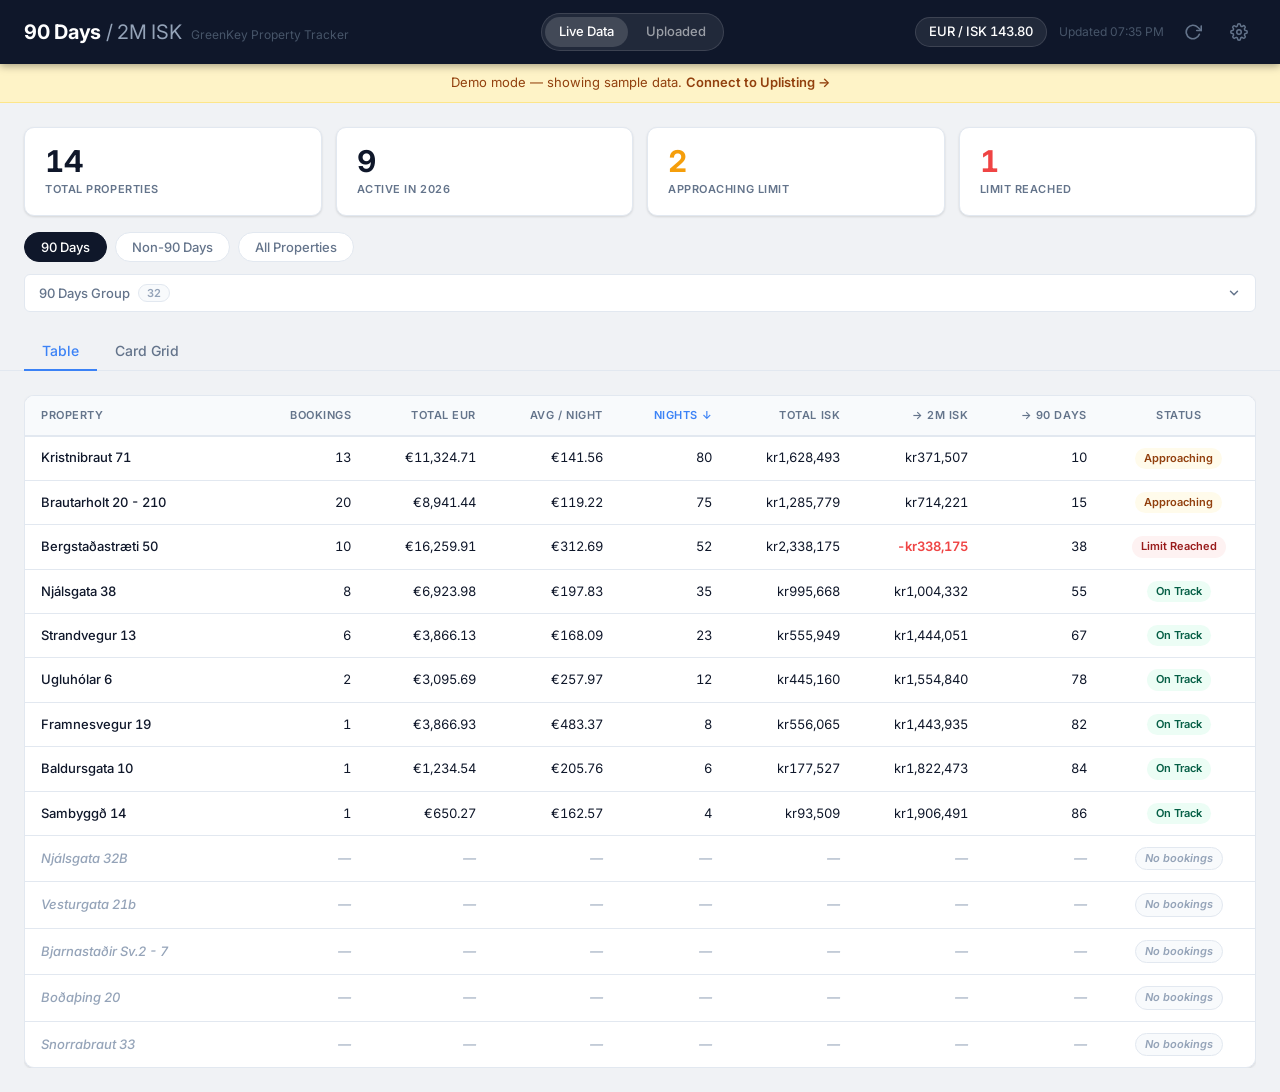
<file: index.html>
<!DOCTYPE html>
<html lang="en">
<head>
  <meta charset="UTF-8" />
  <meta name="viewport" content="width=device-width, initial-scale=1.0" />
  <title>90 Days · GreenKey</title>
  <link rel="stylesheet" href="styles.css" />
</head>
<body data-source="api">

  <!-- ── Header ─────────────────────────────────────────────────────────────── -->
  <header class="header">
    <div class="header-inner">
      <div class="header-title">
        <h1>90 Days <span class="header-sub">/ 2M ISK</span></h1>
        <span class="header-brand">GreenKey Property Tracker</span>
      </div>
      <nav class="page-nav">
        <a href="index.html" class="page-nav-link page-nav-link--active">Live Data</a>
        <a href="csv.html"   class="page-nav-link">Uploaded</a>
      </nav>
      <div class="header-right">
        <div id="rateChip" class="rate-chip">EUR / ISK —</div>
        <span id="updatedAt" class="updated-at"></span>
        <button id="refreshBtn" class="btn-icon" title="Refresh data">
          <!-- refresh icon -->
          <svg width="18" height="18" viewBox="0 0 24 24" fill="none" stroke="currentColor" stroke-width="2.2" stroke-linecap="round" stroke-linejoin="round">
            <polyline points="23 4 23 10 17 10"/>
            <path d="M20.49 15a9 9 0 1 1-2.12-9.36L23 10"/>
          </svg>
        </button>
        <button id="settingsBtn" class="btn-icon" title="Settings">
          <!-- gear icon -->
          <svg width="18" height="18" viewBox="0 0 24 24" fill="none" stroke="currentColor" stroke-width="2" stroke-linecap="round" stroke-linejoin="round">
            <circle cx="12" cy="12" r="3"/>
            <path d="M19.4 15a1.65 1.65 0 0 0 .33 1.82l.06.06a2 2 0 0 1-2.83 2.83l-.06-.06a1.65 1.65 0 0 0-1.82-.33 1.65 1.65 0 0 0-1 1.51V21a2 2 0 0 1-4 0v-.09A1.65 1.65 0 0 0 9 19.4a1.65 1.65 0 0 0-1.82.33l-.06.06a2 2 0 0 1-2.83-2.83l.06-.06A1.65 1.65 0 0 0 4.68 15a1.65 1.65 0 0 0-1.51-1H3a2 2 0 0 1 0-4h.09A1.65 1.65 0 0 0 4.6 9a1.65 1.65 0 0 0-.33-1.82l-.06-.06a2 2 0 0 1 2.83-2.83l.06.06A1.65 1.65 0 0 0 9 4.68a1.65 1.65 0 0 0 1-1.51V3a2 2 0 0 1 4 0v.09a1.65 1.65 0 0 0 1 1.51 1.65 1.65 0 0 0 1.82-.33l.06-.06a2 2 0 0 1 2.83 2.83l-.06.06A1.65 1.65 0 0 0 19.4 9a1.65 1.65 0 0 0 1.51 1H21a2 2 0 0 1 0 4h-.09a1.65 1.65 0 0 0-1.51 1z"/>
          </svg>
        </button>
      </div>
    </div>
  </header>

  <!-- ── Demo mode banner ───────────────────────────────────────────────────── -->
  <div id="demoBanner" class="demo-banner hidden">
    <span id="bannerText">Demo mode — showing sample data. </span>
    <a href="#" id="openSettingsLink">Connect to Uplisting →</a>
  </div>

  <!-- ── Summary stats ──────────────────────────────────────────────────────── -->
  <div id="summary" class="summary"></div>

  <!-- ── Filter bar ───────────────────────────────────────────────────────────── -->
  <div class="filter-bar" role="group" aria-label="Property filter">
    <button class="filter-btn active" data-filter="90days">90 Days</button>
    <button class="filter-btn"        data-filter="non90days">Non-90 Days</button>
    <button class="filter-btn"        data-filter="all">All Properties</button>
  </div>

  <!-- ── 90 Days property list ─────────────────────────────────────────────── -->
  <section id="propListPanel" class="prop-list-panel">
    <button id="propListToggle" class="prop-list-toggle" aria-expanded="false">
      <span class="prop-list-toggle__label">
        90 Days Group
        <span id="propListCount" class="prop-list-count"></span>
      </span>
      <svg class="prop-list-toggle__chevron" width="14" height="14" viewBox="0 0 24 24" fill="none" stroke="currentColor" stroke-width="2.5" stroke-linecap="round" stroke-linejoin="round">
        <polyline points="6 9 12 15 18 9"/>
      </svg>
    </button>
    <div id="propListBody" class="prop-list-body hidden"></div>
  </section>

  <!-- ── Tab bar ────────────────────────────────────────────────────────────── -->
  <div class="tabs-bar" role="tablist">
    <button class="tab active" data-tab="table" role="tab" aria-selected="true">Table</button>
    <button class="tab"        data-tab="cards" role="tab" aria-selected="false">Card Grid</button>
  </div>

  <!-- ── Main content ───────────────────────────────────────────────────────── -->
  <main class="main">
    <div id="cardsView" class="cards-view hidden" role="tabpanel"></div>
    <div id="tableView" class="table-view"        role="tabpanel"></div>
  </main>

  <!-- ── Settings modal ─────────────────────────────────────────────────────── -->
  <div id="settingsModal" class="modal-overlay hidden" role="dialog" aria-modal="true" aria-labelledby="modalTitle">
    <div class="modal">
      <div class="modal-header">
        <h2 id="modalTitle">Settings</h2>
        <button id="closeModal" class="btn-icon" aria-label="Close settings">
          <svg width="16" height="16" viewBox="0 0 24 24" fill="none" stroke="currentColor" stroke-width="2.5" stroke-linecap="round">
            <line x1="18" y1="6" x2="6" y2="18"/><line x1="6" y1="6" x2="18" y2="18"/>
          </svg>
        </button>
      </div>

      <div class="modal-body">
        <label for="gasUrlInput">Apps Script Web App URL</label>
        <input
          type="url"
          id="gasUrlInput"
          placeholder="https://script.google.com/macros/s/…/exec"
          autocomplete="off"
          spellcheck="false"
        />
        <button id="saveSettings" class="btn-primary">Save &amp; Refresh</button>
        <button id="clearUrl" class="btn-link">Remove saved URL (return to demo)</button>

        <div class="setup-steps">
          <h3>How to connect Uplisting data</h3>
          <ol>
            <li>
              Request Uplisting API access at
              <a href="mailto:support@uplisting.io">support@uplisting.io</a>
            </li>
            <li>
              Get your API key at
              <code>app.uplisting.io/connect/api</code>
            </li>
            <li>
              Open <a href="https://script.google.com" target="_blank" rel="noopener">Google Apps Script</a>,
              create a new project and paste the contents of <code>apps-script.gs</code>
            </li>
            <li>
              In the script editor go to
              <strong>Project Settings → Script Properties</strong>
              and add key <code>UPLISTING_KEY</code> with your API key
            </li>
            <li>
              Click <strong>Deploy → New deployment → Web App</strong>
              (Execute as: Me · Who has access: Anyone)
            </li>
            <li>Copy the Web App URL and paste it into the field above</li>
          </ol>
        </div>
      </div>
    </div>
  </div>

  <script src="main.js"></script>
</body>
</html>
</file>
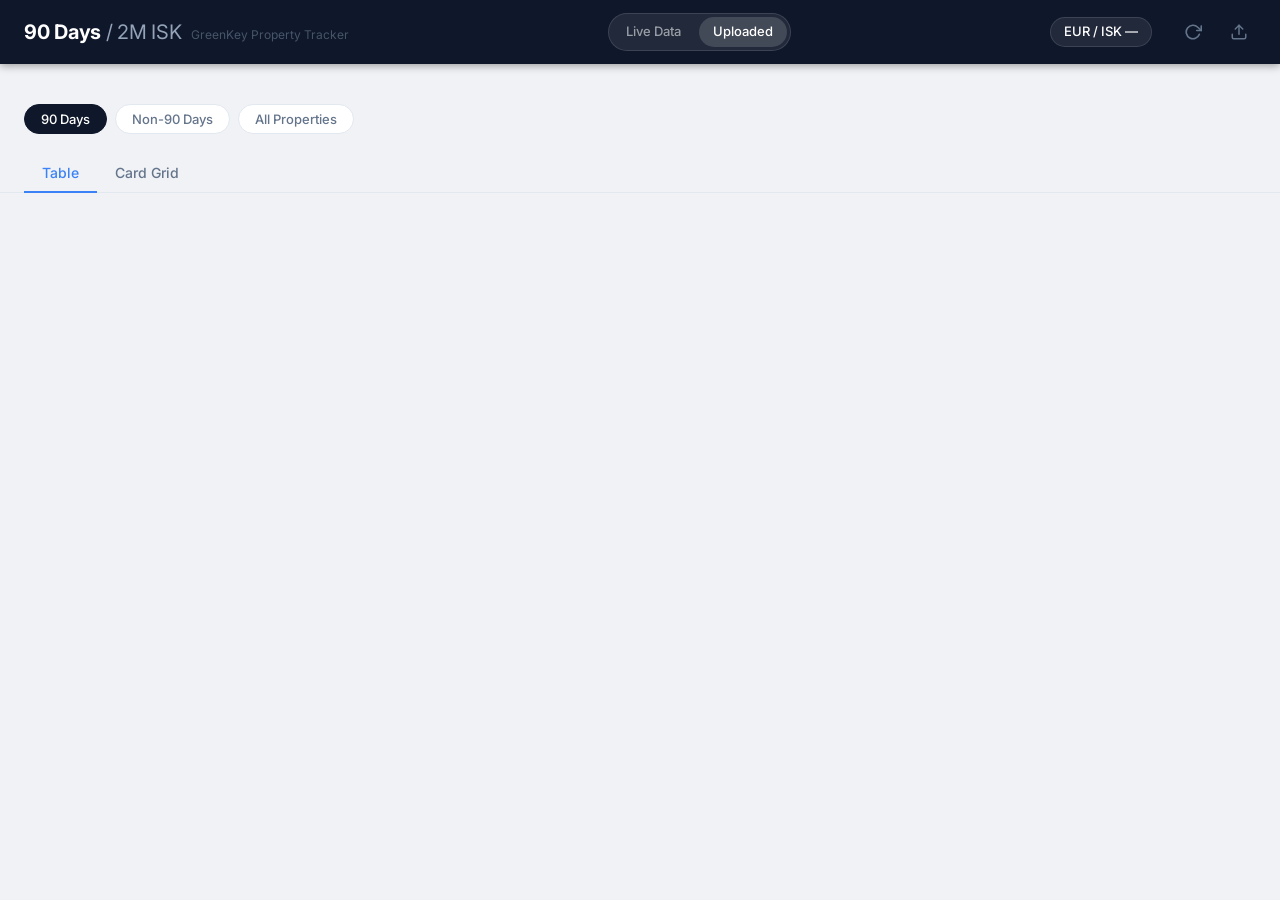
<file: csv.html>
<!DOCTYPE html>
<html lang="en">
<head>
  <meta charset="UTF-8" />
  <meta name="viewport" content="width=device-width, initial-scale=1.0" />
  <title>Uploaded Data · GreenKey</title>
  <link rel="stylesheet" href="styles.css" />
</head>
<body data-source="csv">

  <!-- ── Header ─────────────────────────────────────────────────────────────── -->
  <header class="header">
    <div class="header-inner">
      <div class="header-title">
        <h1>90 Days <span class="header-sub">/ 2M ISK</span></h1>
        <span class="header-brand">GreenKey Property Tracker</span>
      </div>
      <nav class="page-nav">
        <a href="index.html" class="page-nav-link">Live Data</a>
        <a href="csv.html"   class="page-nav-link page-nav-link--active">Uploaded</a>
      </nav>
      <div class="header-right">
        <div id="rateChip" class="rate-chip">EUR / ISK —</div>
        <span id="updatedAt" class="updated-at"></span>
        <button id="refreshBtn" class="btn-icon" title="Refresh data">
          <svg width="18" height="18" viewBox="0 0 24 24" fill="none" stroke="currentColor" stroke-width="2.2" stroke-linecap="round" stroke-linejoin="round">
            <polyline points="23 4 23 10 17 10"/>
            <path d="M20.49 15a9 9 0 1 1-2.12-9.36L23 10"/>
          </svg>
        </button>
        <button id="settingsBtn" class="btn-icon" title="Upload CSV">
          <svg width="18" height="18" viewBox="0 0 24 24" fill="none" stroke="currentColor" stroke-width="2" stroke-linecap="round" stroke-linejoin="round">
            <path d="M21 15v4a2 2 0 0 1-2 2H5a2 2 0 0 1-2-2v-4"/>
            <polyline points="17 8 12 3 7 8"/>
            <line x1="12" y1="3" x2="12" y2="15"/>
          </svg>
        </button>
      </div>
    </div>
  </header>

  <!-- ── Banner ────────────────────────────────────────────────────────────────── -->
  <div id="demoBanner" class="demo-banner hidden">
    <span id="bannerText"></span>
    <a href="#" id="openSettingsLink">Update →</a>
  </div>

  <!-- ── Summary stats ──────────────────────────────────────────────────────── -->
  <div id="summary" class="summary"></div>

  <!-- ── Filter bar ───────────────────────────────────────────────────────────── -->
  <div class="filter-bar" role="group" aria-label="Property filter">
    <button class="filter-btn active" data-filter="90days">90 Days</button>
    <button class="filter-btn"        data-filter="non90days">Non-90 Days</button>
    <button class="filter-btn"        data-filter="all">All Properties</button>
  </div>

  <!-- ── Tab bar ────────────────────────────────────────────────────────────── -->
  <div class="tabs-bar" role="tablist">
    <button class="tab active" data-tab="table" role="tab" aria-selected="true">Table</button>
    <button class="tab"        data-tab="cards" role="tab" aria-selected="false">Card Grid</button>
  </div>

  <!-- ── Main content ───────────────────────────────────────────────────────── -->
  <main class="main">
    <div id="cardsView" class="cards-view hidden" role="tabpanel"></div>
    <div id="tableView" class="table-view"        role="tabpanel"></div>
  </main>

  <!-- ── Upload modal ───────────────────────────────────────────────────────── -->
  <div id="settingsModal" class="modal-overlay hidden" role="dialog" aria-modal="true" aria-labelledby="modalTitle">
    <div class="modal">
      <div class="modal-header">
        <h2 id="modalTitle">Upload CSV</h2>
        <button id="closeModal" class="btn-icon" aria-label="Close">
          <svg width="16" height="16" viewBox="0 0 24 24" fill="none" stroke="currentColor" stroke-width="2.5" stroke-linecap="round">
            <line x1="18" y1="6" x2="6" y2="18"/><line x1="6" y1="6" x2="18" y2="18"/>
          </svg>
        </button>
      </div>
      <div class="modal-body">
        <label>Upload a CSV export from Uplisting Reports</label>
        <div class="csv-row">
          <label for="csvFile" class="btn-secondary">Choose file…</label>
          <input type="file" id="csvFile" accept=".csv" class="visually-hidden" />
          <span id="csvFileName" class="csv-filename">No file chosen</span>
        </div>
        <p class="field-hint">Uplisting → Reports → Bookings → Export · set date range Jan 1 – today</p>
        <button id="clearCsv" class="btn-link hidden">Remove uploaded data</button>
      </div>
    </div>
  </div>

  <script src="main.js"></script>
</body>
</html>
</file>
<file: styles.css>
@import url('https://fonts.googleapis.com/css2?family=Inter:wght@400;500;600;700&display=swap');

/* ── Reset & base ──────────────────────────────────────────────────────────── */
*, *::before, *::after { box-sizing: border-box; margin: 0; padding: 0; }

:root {
  --bg:            #f0f2f5;
  --surface:       #ffffff;
  --surface-2:     #f8fafc;
  --border:        #e2e8f0;
  --text:          #0f172a;
  --text-secondary:#64748b;
  --text-muted:    #94a3b8;

  --green:         #10b981;
  --green-bg:      #ecfdf5;
  --green-text:    #065f46;

  --amber:         #f59e0b;
  --amber-bg:      #fffbeb;
  --amber-text:    #92400e;

  --red:           #ef4444;
  --red-bg:        #fef2f2;
  --red-text:      #991b1b;

  --blue:          #3b82f6;
  --blue-dark:     #2563eb;

  --radius:        10px;
  --radius-sm:     6px;
  --shadow:        0 1px 3px rgba(0,0,0,.08), 0 1px 2px rgba(0,0,0,.05);
  --shadow-md:     0 4px 12px rgba(0,0,0,.1);
  --font:          'Inter', -apple-system, BlinkMacSystemFont, sans-serif;
}

body {
  font-family: var(--font);
  background: var(--bg);
  color: var(--text);
  font-size: 14px;
  line-height: 1.5;
  min-height: 100vh;
}

a { color: var(--blue); text-decoration: none; }
a:hover { text-decoration: underline; }

/* ── Header ────────────────────────────────────────────────────────────────── */
.header {
  background: #0f172a;
  color: #fff;
  position: sticky;
  top: 0;
  z-index: 100;
  box-shadow: 0 2px 8px rgba(0,0,0,.35);
}

.header-inner {
  max-width: 1400px;
  margin: 0 auto;
  padding: 0 24px;
  height: 64px;
  display: flex;
  align-items: center;
  justify-content: space-between;
  gap: 16px;
}

.header-title {
  display: flex;
  align-items: baseline;
  gap: 10px;
  flex-shrink: 0;
}

.header-title h1 {
  font-size: 20px;
  font-weight: 700;
  letter-spacing: -.3px;
  white-space: nowrap;
}

.header-sub   { color: #94a3b8; font-weight: 400; }
.header-brand { font-size: 12px; color: #475569; }

.page-nav {
  display: flex;
  gap: 4px;
  background: rgba(255,255,255,.08);
  border: 1px solid rgba(255,255,255,.12);
  border-radius: 20px;
  padding: 3px;
}

.page-nav-link {
  padding: 5px 14px;
  border-radius: 16px;
  font-size: 13px;
  font-weight: 500;
  color: rgba(255,255,255,.55);
  text-decoration: none;
  transition: color .15s, background .15s;
  white-space: nowrap;
}

.page-nav-link:hover { color: #fff; text-decoration: none; }

.page-nav-link--active {
  background: rgba(255,255,255,.15);
  color: #fff;
}

.header-right {
  display: flex;
  align-items: center;
  gap: 12px;
}

.rate-chip {
  background: rgba(255,255,255,.08);
  border: 1px solid rgba(255,255,255,.12);
  border-radius: 20px;
  padding: 4px 13px;
  font-size: 13px;
  font-weight: 500;
  white-space: nowrap;
  font-variant-numeric: tabular-nums;
}

.updated-at {
  font-size: 12px;
  color: #475569;
  white-space: nowrap;
}

.btn-icon {
  background: transparent;
  border: none;
  color: #64748b;
  cursor: pointer;
  font-size: 18px;
  width: 34px;
  height: 34px;
  border-radius: var(--radius-sm);
  display: flex;
  align-items: center;
  justify-content: center;
  transition: color .15s, background .15s;
  flex-shrink: 0;
}

.btn-icon:hover { color: #fff; background: rgba(255,255,255,.1); }

.btn-icon.spinning { animation: spin .6s linear infinite; }
@keyframes spin { to { transform: rotate(360deg); } }

/* ── Demo / error banners ──────────────────────────────────────────────────── */
.demo-banner {
  background: #fef3c7;
  border-bottom: 1px solid #fde68a;
  padding: 9px 24px;
  font-size: 13px;
  text-align: center;
  color: #92400e;
}
.demo-banner a { color: #92400e; font-weight: 600; }

/* ── Summary stat row ──────────────────────────────────────────────────────── */
.summary {
  max-width: 1400px;
  margin: 24px auto 0;
  padding: 0 24px;
  display: grid;
  grid-template-columns: repeat(4, 1fr);
  gap: 14px;
}

.stat-card {
  background: var(--surface);
  border: 1px solid var(--border);
  border-radius: var(--radius);
  padding: 18px 20px;
  box-shadow: var(--shadow);
}

.stat-value {
  font-size: 30px;
  font-weight: 700;
  line-height: 1;
  margin-bottom: 5px;
  font-variant-numeric: tabular-nums;
}

.stat-label {
  font-size: 11px;
  font-weight: 600;
  text-transform: uppercase;
  letter-spacing: .05em;
  color: var(--text-secondary);
}

.stat-card.stat-amber .stat-value { color: var(--amber); }
.stat-card.stat-red   .stat-value { color: var(--red);   }

/* ── Filter bar ────────────────────────────────────────────────────────────── */
.filter-bar {
  max-width: 1400px;
  margin: 16px auto 0;
  padding: 0 24px;
  display: flex;
  gap: 8px;
}

.filter-btn {
  background: var(--surface);
  border: 1px solid var(--border);
  border-radius: 20px;
  padding: 6px 16px;
  font-family: var(--font);
  font-size: 13px;
  font-weight: 500;
  color: var(--text-secondary);
  cursor: pointer;
  transition: color .15s, background .15s, border-color .15s;
}

.filter-btn:hover { color: var(--text); border-color: var(--text-muted); }

.filter-btn.active {
  background: var(--text);
  border-color: var(--text);
  color: #fff;
}

/* ── 90 Days property list panel ───────────────────────────────────────────── */
.prop-list-panel {
  max-width: 1400px;
  margin: 12px auto 0;
  padding: 0 24px;
}

.prop-list-toggle {
  display: flex;
  align-items: center;
  justify-content: space-between;
  width: 100%;
  background: var(--surface);
  border: 1px solid var(--border);
  border-radius: var(--radius-sm);
  padding: 9px 14px;
  font-family: var(--font);
  font-size: 13px;
  font-weight: 500;
  color: var(--text-secondary);
  cursor: pointer;
  text-align: left;
  transition: border-color .15s, color .15s;
}

.prop-list-toggle:hover { border-color: var(--text-muted); color: var(--text); }

.prop-list-toggle[aria-expanded="true"] {
  border-bottom-left-radius: 0;
  border-bottom-right-radius: 0;
  border-bottom-color: transparent;
  color: var(--text);
}

.prop-list-toggle__label {
  display: flex;
  align-items: center;
  gap: 8px;
}

.prop-list-count {
  background: var(--surface-2);
  border: 1px solid var(--border);
  border-radius: 20px;
  padding: 1px 8px;
  font-size: 11px;
  font-weight: 600;
  color: var(--text-muted);
}

.prop-list-toggle__chevron {
  flex-shrink: 0;
  transition: transform .2s ease;
}

.prop-list-toggle[aria-expanded="true"] .prop-list-toggle__chevron {
  transform: rotate(180deg);
}

.prop-list-body {
  background: var(--surface);
  border: 1px solid var(--border);
  border-top: none;
  border-bottom-left-radius: var(--radius-sm);
  border-bottom-right-radius: var(--radius-sm);
  padding: 12px 14px;
  display: flex;
  flex-wrap: wrap;
  gap: 6px;
}

.prop-list-body.hidden { display: none !important; }

.prop-chip {
  background: var(--surface-2);
  border: 1px solid var(--border);
  border-radius: 20px;
  padding: 3px 11px;
  font-size: 12px;
  font-weight: 500;
  color: var(--text-secondary);
  white-space: nowrap;
  cursor: pointer;
  user-select: none;
  transition: background .15s, border-color .15s, color .15s;
}

.prop-chip:hover { border-color: var(--text-muted); color: var(--text); }

.prop-chip--selected {
  background: var(--text);
  border-color: var(--text);
  color: var(--surface);
}

.prop-list-clear {
  background: none;
  border: none;
  font-size: 12px;
  color: var(--text-muted);
  cursor: pointer;
  padding: 3px 6px;
  text-decoration: underline;
  align-self: center;
}
.prop-list-clear:hover { color: var(--text); }

/* ── Tabs ──────────────────────────────────────────────────────────────────── */
.tabs-bar {
  max-width: 1400px;
  margin: 20px auto 0;
  padding: 0 24px;
  display: flex;
  border-bottom: 1px solid var(--border);
}

.tab {
  background: none;
  border: none;
  border-bottom: 2px solid transparent;
  margin-bottom: -1px;
  padding: 10px 18px;
  font-family: var(--font);
  font-size: 14px;
  font-weight: 500;
  color: var(--text-secondary);
  cursor: pointer;
  transition: color .15s, border-color .15s;
}

.tab:hover { color: var(--text); }
.tab.active { color: var(--blue); border-bottom-color: var(--blue); }

/* ── Main content area ─────────────────────────────────────────────────────── */
.main {
  max-width: 1400px;
  margin: 0 auto;
  padding: 24px;
}

/* ── Card grid ─────────────────────────────────────────────────────────────── */
.cards-view {
  display: grid;
  grid-template-columns: repeat(auto-fill, minmax(310px, 1fr));
  gap: 16px;
}

/* ── Property card ─────────────────────────────────────────────────────────── */
.prop-card {
  background: var(--surface);
  border: 1px solid var(--border);
  border-radius: var(--radius);
  box-shadow: var(--shadow);
  overflow: hidden;
  display: flex;
  flex-direction: column;
  transition: box-shadow .15s, transform .15s;
}

.prop-card:hover {
  box-shadow: var(--shadow-md);
  transform: translateY(-1px);
}

.prop-card--empty { opacity: .55; }
.prop-card--empty:hover { transform: none; box-shadow: var(--shadow); }

.prop-card__header {
  padding: 16px 16px 0;
  display: flex;
  align-items: flex-start;
  justify-content: space-between;
  gap: 8px;
}

.prop-card__name {
  font-size: 14px;
  font-weight: 600;
  line-height: 1.35;
  flex: 1;
}

/* ── Badges ────────────────────────────────────────────────────────────────── */
.badge {
  display: inline-flex;
  align-items: center;
  padding: 3px 9px;
  border-radius: 20px;
  font-size: 11px;
  font-weight: 600;
  white-space: nowrap;
  flex-shrink: 0;
  line-height: 1.4;
}

.badge--green { background: var(--green-bg); color: var(--green-text); }
.badge--amber { background: var(--amber-bg); color: var(--amber-text); }
.badge--red   { background: var(--red-bg);   color: var(--red-text);   }
.badge--empty { background: var(--surface-2); color: var(--text-muted); border: 1px solid var(--border); }

/* ── Metric sections ───────────────────────────────────────────────────────── */
.prop-card__metrics {
  padding: 14px 16px 0;
  display: flex;
  flex-direction: column;
  gap: 14px;
  flex: 1;
}

.metric__header {
  display: flex;
  justify-content: space-between;
  align-items: baseline;
  margin-bottom: 7px;
}

.metric__label {
  font-size: 11px;
  font-weight: 600;
  text-transform: uppercase;
  letter-spacing: .05em;
  color: var(--text-secondary);
}

.metric__value {
  font-size: 15px;
  font-weight: 700;
  font-variant-numeric: tabular-nums;
}

.progress-track {
  height: 8px;
  background: var(--border);
  border-radius: 4px;
  overflow: hidden;
}

.progress-fill {
  height: 100%;
  border-radius: 4px;
  transition: width .5s cubic-bezier(.4,0,.2,1);
  min-width: 2px;
}

.progress-fill--green { background: var(--green); }
.progress-fill--amber { background: var(--amber); }
.progress-fill--red   { background: var(--red);   }

.metric__footer {
  display: flex;
  justify-content: space-between;
  margin-top: 5px;
  font-size: 11px;
  color: var(--text-muted);
}

.metric__remain--over { color: var(--red); font-weight: 600; }

/* ── Card footer ───────────────────────────────────────────────────────────── */
.prop-card__footer {
  margin-top: 14px;
  padding: 10px 16px;
  border-top: 1px solid var(--border);
  display: flex;
  justify-content: space-between;
  font-size: 12px;
  color: var(--text-muted);
}

/* ── Table ─────────────────────────────────────────────────────────────────── */
.table-view { overflow-x: auto; }

.table-wrapper {
  border-radius: var(--radius);
  border: 1px solid var(--border);
  box-shadow: var(--shadow);
  overflow: hidden;
}

.data-table {
  width: 100%;
  border-collapse: collapse;
  background: var(--surface);
  font-size: 13px;
}

.data-table thead tr {
  background: #f8fafc;
  border-bottom: 2px solid var(--border);
}

.data-table th {
  padding: 11px 16px;
  text-align: right;
  font-size: 11px;
  font-weight: 600;
  text-transform: uppercase;
  letter-spacing: .05em;
  color: var(--text-secondary);
  white-space: nowrap;
  user-select: none;
}

.data-table th:first-child { text-align: left; }
.data-table th:last-child  { text-align: center; }

.data-table th.sortable { cursor: pointer; }
.data-table th.sortable:hover { background: #eef2f7; color: var(--text); }
.data-table th.sort-active { color: var(--blue); }

.data-table td {
  padding: 11px 16px;
  border-bottom: 1px solid var(--border);
  text-align: right;
  font-variant-numeric: tabular-nums;
  white-space: nowrap;
}

.data-table td:first-child { text-align: left; }
.data-table td:last-child  { text-align: center; }

.data-table tbody tr:last-child td { border-bottom: none; }
.data-table tbody tr:hover td { background: var(--surface-2); }

.td-name  { font-weight: 500; min-width: 190px; white-space: normal; }
.td-over  { color: var(--red); font-weight: 600; }
.row--empty td { color: var(--text-muted); font-style: italic; }

/* ── Settings modal ────────────────────────────────────────────────────────── */
.modal-overlay {
  position: fixed;
  inset: 0;
  background: rgba(0,0,0,.5);
  display: flex;
  align-items: center;
  justify-content: center;
  z-index: 200;
  padding: 24px;
}

.modal {
  background: var(--surface);
  border-radius: 12px;
  width: 100%;
  max-width: 520px;
  box-shadow: 0 20px 60px rgba(0,0,0,.3);
}

.modal-header {
  display: flex;
  align-items: center;
  justify-content: space-between;
  padding: 20px 24px 16px;
  border-bottom: 1px solid var(--border);
}

.modal-header h2 { font-size: 16px; font-weight: 600; }

.modal-header .btn-icon { color: var(--text-secondary); font-size: 16px; }
.modal-header .btn-icon:hover { color: var(--text); background: var(--surface-2); }

.modal-body {
  padding: 20px 24px 24px;
  display: flex;
  flex-direction: column;
  gap: 10px;
}

.modal-body label {
  font-size: 13px;
  font-weight: 500;
  color: var(--text-secondary);
  display: block;
}

.modal-body input[type="url"],
.modal-body input[type="text"] {
  width: 100%;
  padding: 10px 12px;
  border: 1px solid var(--border);
  border-radius: var(--radius-sm);
  font-family: var(--font);
  font-size: 13px;
  color: var(--text);
  background: var(--surface);
  outline: none;
  transition: border-color .15s;
}

.modal-body input:focus { border-color: var(--blue); }

.btn-primary {
  background: var(--blue);
  color: #fff;
  border: none;
  padding: 10px 20px;
  border-radius: var(--radius-sm);
  font-family: var(--font);
  font-size: 14px;
  font-weight: 500;
  cursor: pointer;
  align-self: flex-start;
  transition: background .15s;
}

.btn-primary:hover { background: var(--blue-dark); }

.btn-link {
  background: none;
  border: none;
  color: var(--red-text);
  font-family: var(--font);
  font-size: 12px;
  cursor: pointer;
  padding: 0;
  text-decoration: underline;
  align-self: flex-start;
}

.modal-rule {
  border: none;
  border-top: 1px solid var(--border);
  margin: 4px 0;
}

.csv-row {
  display: flex;
  align-items: center;
  gap: 10px;
}

.btn-secondary {
  background: var(--surface-2);
  border: 1px solid var(--border);
  color: var(--text);
  padding: 8px 14px;
  border-radius: var(--radius-sm);
  font-family: var(--font);
  font-size: 13px;
  font-weight: 500;
  cursor: pointer;
  white-space: nowrap;
  transition: background .15s, border-color .15s;
}
.btn-secondary:hover { background: var(--border); }

.csv-filename {
  font-size: 12px;
  color: var(--text-muted);
  overflow: hidden;
  text-overflow: ellipsis;
  white-space: nowrap;
}

.field-hint {
  font-size: 11px;
  color: var(--text-muted);
  line-height: 1.5;
  margin-top: -2px;
}

.setup-steps {
  background: var(--surface-2);
  border: 1px solid var(--border);
  border-radius: var(--radius-sm);
  padding: 16px;
  margin-top: 6px;
}

.setup-steps h3 {
  font-size: 13px;
  font-weight: 600;
  margin-bottom: 10px;
}

.setup-steps ol {
  padding-left: 18px;
  display: flex;
  flex-direction: column;
  gap: 6px;
}

.setup-steps li {
  font-size: 12px;
  color: var(--text-secondary);
  line-height: 1.6;
}

.setup-steps code {
  background: var(--border);
  padding: 1px 5px;
  border-radius: 3px;
  font-size: 11px;
  font-family: 'Courier New', monospace;
}

/* ── Loading / error ───────────────────────────────────────────────────────── */
.state-message {
  padding: 64px 32px;
  text-align: center;
  color: var(--text-secondary);
  font-size: 15px;
  grid-column: 1 / -1;
}

.state-message--error { color: var(--red); }
.state-message a { font-weight: 600; }

/* ── Utility ───────────────────────────────────────────────────────────────── */
.hidden { display: none !important; }
.visually-hidden { position: absolute; width: 1px; height: 1px; overflow: hidden; clip: rect(0,0,0,0); }

/* ── Responsive ────────────────────────────────────────────────────────────── */
@media (max-width: 900px) {
  .summary { grid-template-columns: repeat(2, 1fr); }
}

@media (max-width: 600px) {
  .header-brand,
  .updated-at { display: none; }

  .header-inner { padding: 0 16px; }
  .main         { padding: 16px;  }
  .summary      { padding: 0 16px; gap: 10px; }
  .tabs-bar     { padding: 0 16px; }

  .cards-view    { grid-template-columns: 1fr; }
  .stat-value    { font-size: 24px; }
  .prop-list-panel { padding: 0 16px; }
}
</file>
